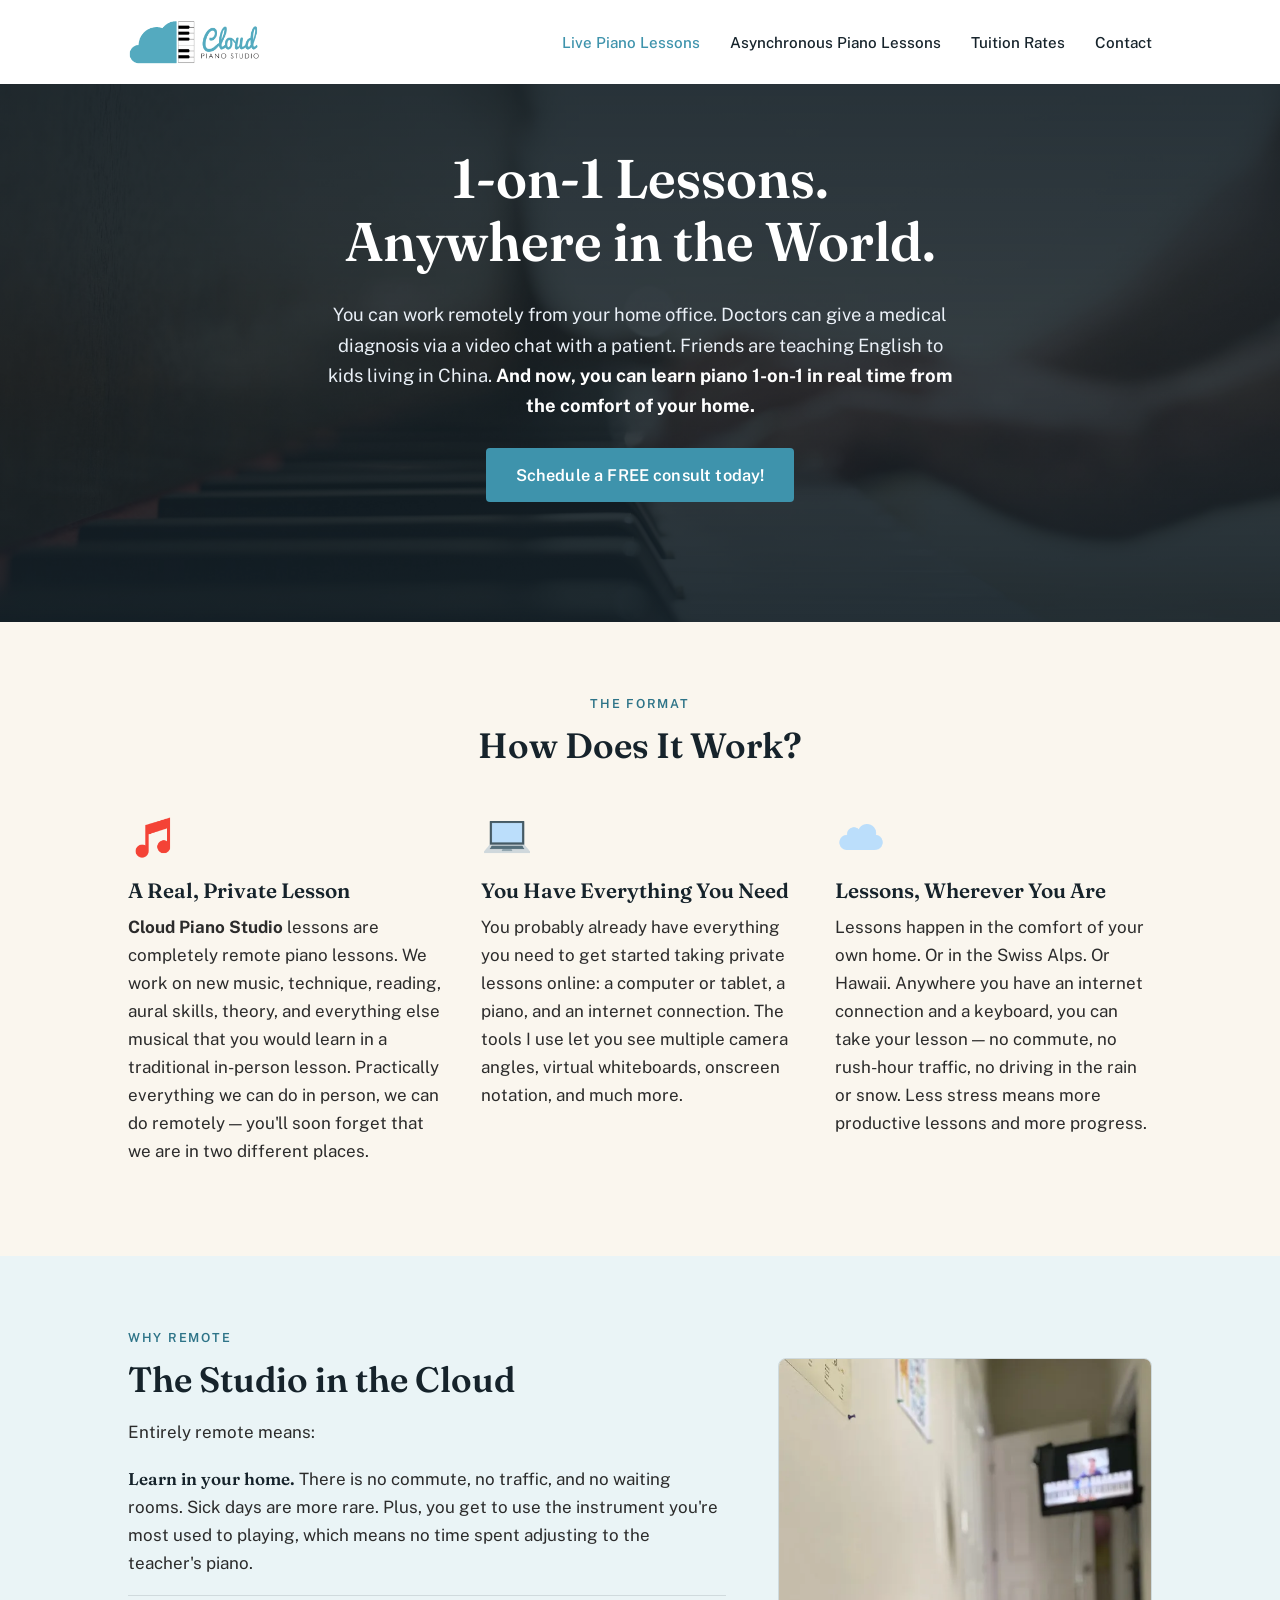
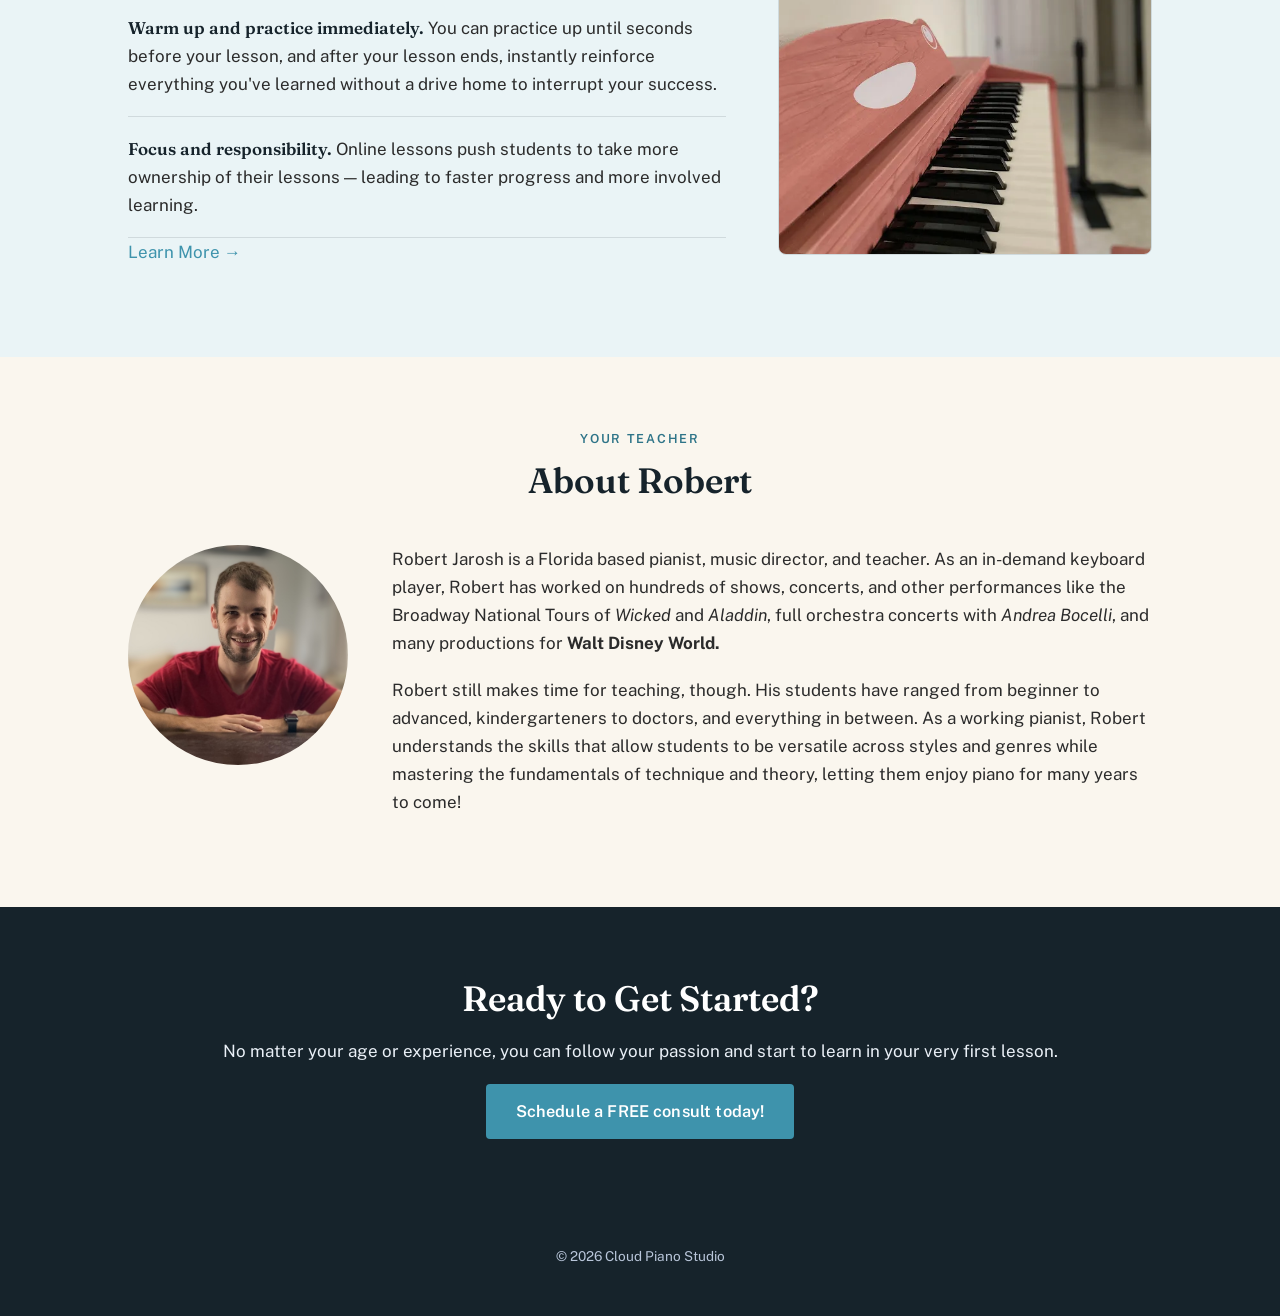
<file: index.html>
<!DOCTYPE html>
<html lang="en">
<head>
  <!-- Google tag (gtag.js) -->
<script async src="https://www.googletagmanager.com/gtag/js?id=G-WG0KF2QKDR"></script>
<script>
  window.dataLayer = window.dataLayer || [];
  function gtag(){dataLayer.push(arguments);}
  gtag('js', new Date());

  gtag('config', 'G-WG0KF2QKDR');
</script>
<meta property="og:title" content="Cloud Piano Studio">
<meta property="og:description" content="1-on-1 Remote Piano Studio">
<meta property="og:image" content="https://cloudpianostudio.com/images/og.png">
<meta property="og:url" content="https://cloudpianostudio.com/">

<link rel="icon" type="image/png" href="images/favicon.png">
<meta charset="UTF-8">
<meta name="viewport" content="width=device-width, initial-scale=1.0">
<title>Cloud Piano Studio — 1-on-1 Remote Piano Lessons</title>
<meta name="description" content="Live, real-time private piano lessons taught remotely from anywhere in the world.">
<link rel="stylesheet" href="css/style.css">
</head>
<body>
<header class="site-header">
  <div class="nav-row">
    <a class="brand" href="index.html"><img class="logo" src="images/logo.png" alt="Cloud Piano Studio"></a>
    <nav class="main-nav">
      <ul>
        <li><a href="index.html" class="current">Live Piano Lessons</a></li>
        <li><a href="asynchronous-lessons.html" class="">Asynchronous Piano Lessons</a></li>
        <li><a href="pricing.html" class="">Tuition Rates</a></li>
        <li><a href="contact.html" class="">Contact</a></li>
       
      </ul>
    </nav>
  </div>
</header>
<div class="hero">
  <div class="hero-inner">
    <h1>1-on-1 Lessons.<br>Anywhere in the World.</h1>
    <p class="lede">
      You can work remotely from your home office. Doctors can give a medical diagnosis via a video chat with a patient.
      Friends are teaching English to kids living in China. <strong>And now, you can learn piano 1-on-1 in real time from the comfort of your home.</strong>
    </p>
    <a class="cta" href="contact.html">Schedule a FREE consult today!</a>
  </div>
</div>

<section>
  <div class="wrap">
    <div class="section-head">
      <span class="eyebrow">The Format</span>
      <h2>How Does It Work?</h2>
    </div>
    <div class="trio">
      <div class="trio-item">
        <img class="icon" src="images/note.png">
        <h3>A Real, Private Lesson</h3>
        <p><strong>Cloud Piano Studio</strong> lessons are completely remote piano lessons. We work on new music, technique, reading, aural skills, theory, and everything else musical that you would learn in a traditional in-person lesson. Practically everything we can do in person, we can do remotely — you'll soon forget that we are in two different places.</p>
      </div>
      <div class="trio-item">
        <img class="icon" src="images/laptop.png">
        <h3>You Have Everything You Need</h3>
        <p>You probably already have everything you need to get started taking private lessons online: a computer or tablet, a piano, and an internet connection. The tools I use let you see multiple camera angles, virtual whiteboards, onscreen notation, and much more.</p>
      </div>
      <div class="trio-item">
        <img class="icon" src="images/cloud.png">
        <h3>Lessons, Wherever You Are</h3>
        <p>Lessons happen in the comfort of your own home. Or in the Swiss Alps. Or Hawaii. Anywhere you have an internet connection and a keyboard, you can take your lesson — no commute, no rush-hour traffic, no driving in the rain or snow. Less stress means more productive lessons and more progress.</p>
      </div>
    </div>
  </div>
</section>

<section class="alt">
  <div class="wrap">
    <div class="split">
      <div>
        <span class="eyebrow">Why Remote</span>
        <h2>The Studio in the Cloud</h2>
        <p>Entirely remote means:</p>
        <ul class="benefit-list">
          <li><strong>Learn in your home.</strong> There is no commute, no traffic, and no waiting rooms. Sick days are more rare. Plus, you get to use the instrument you're most used to playing, which means no time spent adjusting to the teacher's piano.</li>
          <li><strong>Warm up and practice immediately.</strong> You can practice up until seconds before your lesson, and after your lesson ends, instantly reinforce everything you've learned without a drive home to interrupt your success.</li>
          <li><strong>Focus and responsibility.</strong> Online lessons push students to take more ownership of their lessons — leading to faster progress and more involved learning.</li>
        </ul>
        <p><a href="contact.html">Learn More →</a></p>
      </div>
      <div class="art tall">
      <img src="images/pink piano.jpg" alt="Cloud Piano Studio">
</div>
    </div>
  </div>
</section>

<section>
  <div class="wrap">
    <div class="section-head">
      <span class="eyebrow">Your Teacher</span>
      <h2>About Robert</h2>
    </div>
    <div class="bio">
      <div class="portrait">
  <img src="images/headshot.jpg" alt="Robert Jarosh">
</div>
      <div>
        <p>Robert Jarosh is a Florida based pianist, music director, and teacher. As an in-demand keyboard player, Robert has worked on hundreds of shows, concerts, and other performances like the Broadway National Tours of <em>Wicked</em> and <em>Aladdin</em>, full orchestra concerts with <em>Andrea Bocelli</em>, and many productions for <b>Walt Disney World.</b></p>
        <p>Robert still makes time for teaching, though. His students have ranged from beginner to advanced, kindergarteners to doctors, and everything in between. As a working pianist, Robert understands the skills that allow students to be versatile across styles and genres while mastering the fundamentals of technique and theory, letting them enjoy piano for many years to come!</p>
      </div>
    </div>
  </div>
</section>
<section class="final-cta">
  <div class="wrap">
    <h2>Ready to Get Started?</h2>
    <p>No matter your age or experience, you can follow your passion and start to learn in your very first lesson.</p>
    <a class="cta" href="contact.html">Schedule a FREE consult today!</a>
  </div>
</section>

<footer class="site-footer">
  <div class="wrap">
    <p>&copy; <span id="year"></span> Cloud Piano Studio</p>
  </div>
</footer>
<script>document.getElementById('year').textContent = new Date().getFullYear();</script>

</body>
</html>
</file>
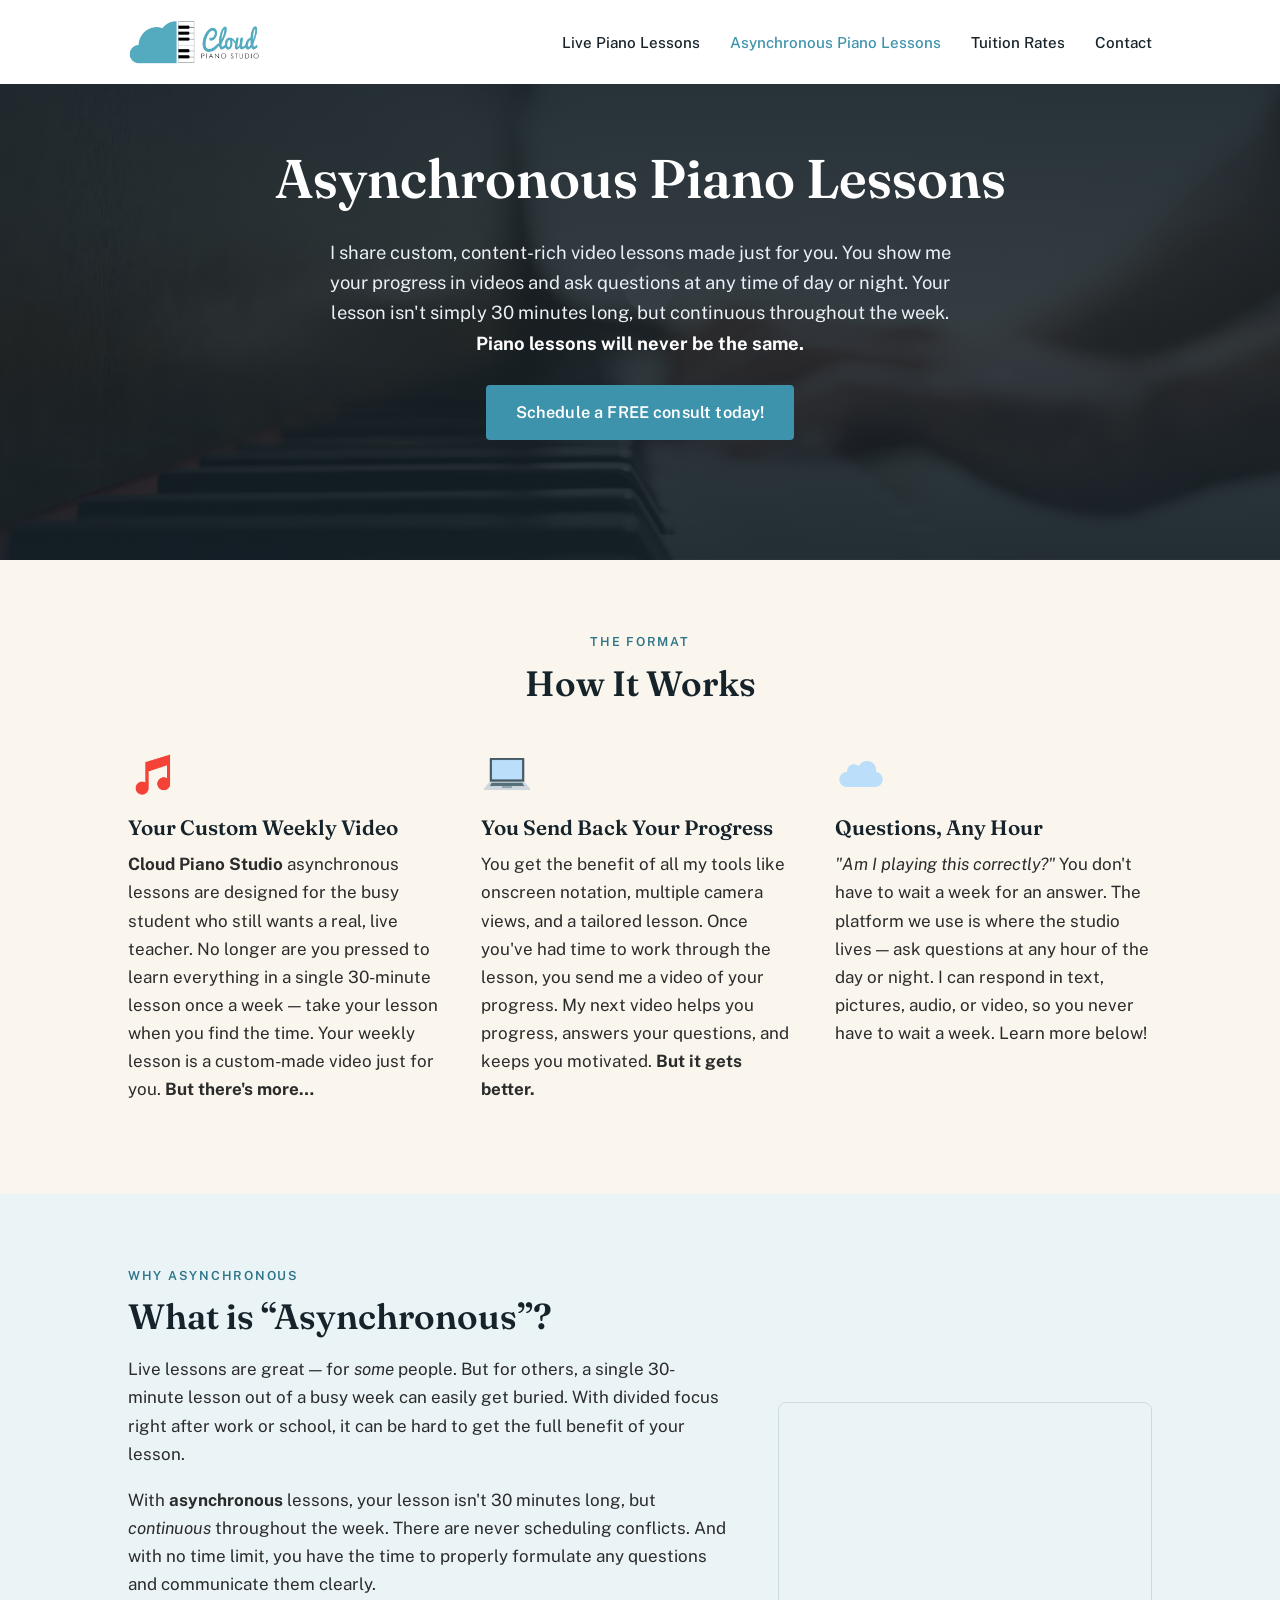
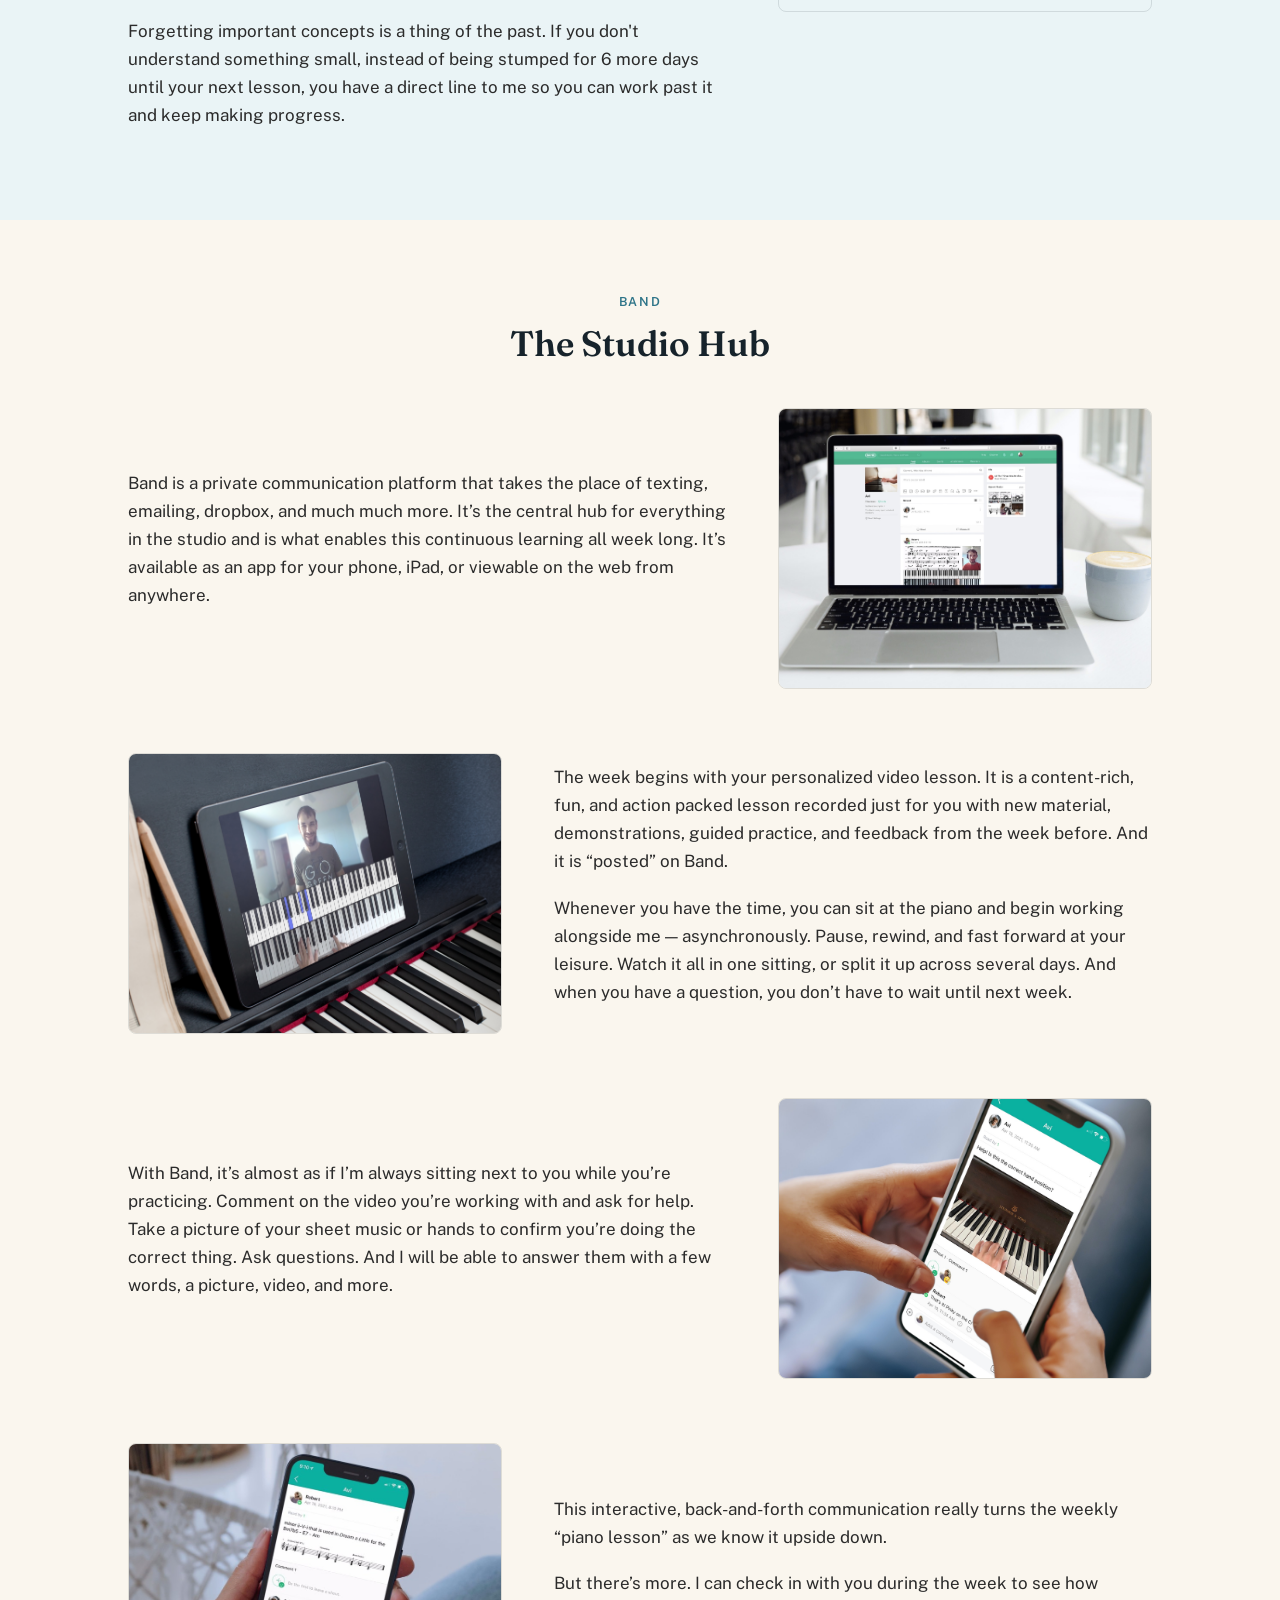
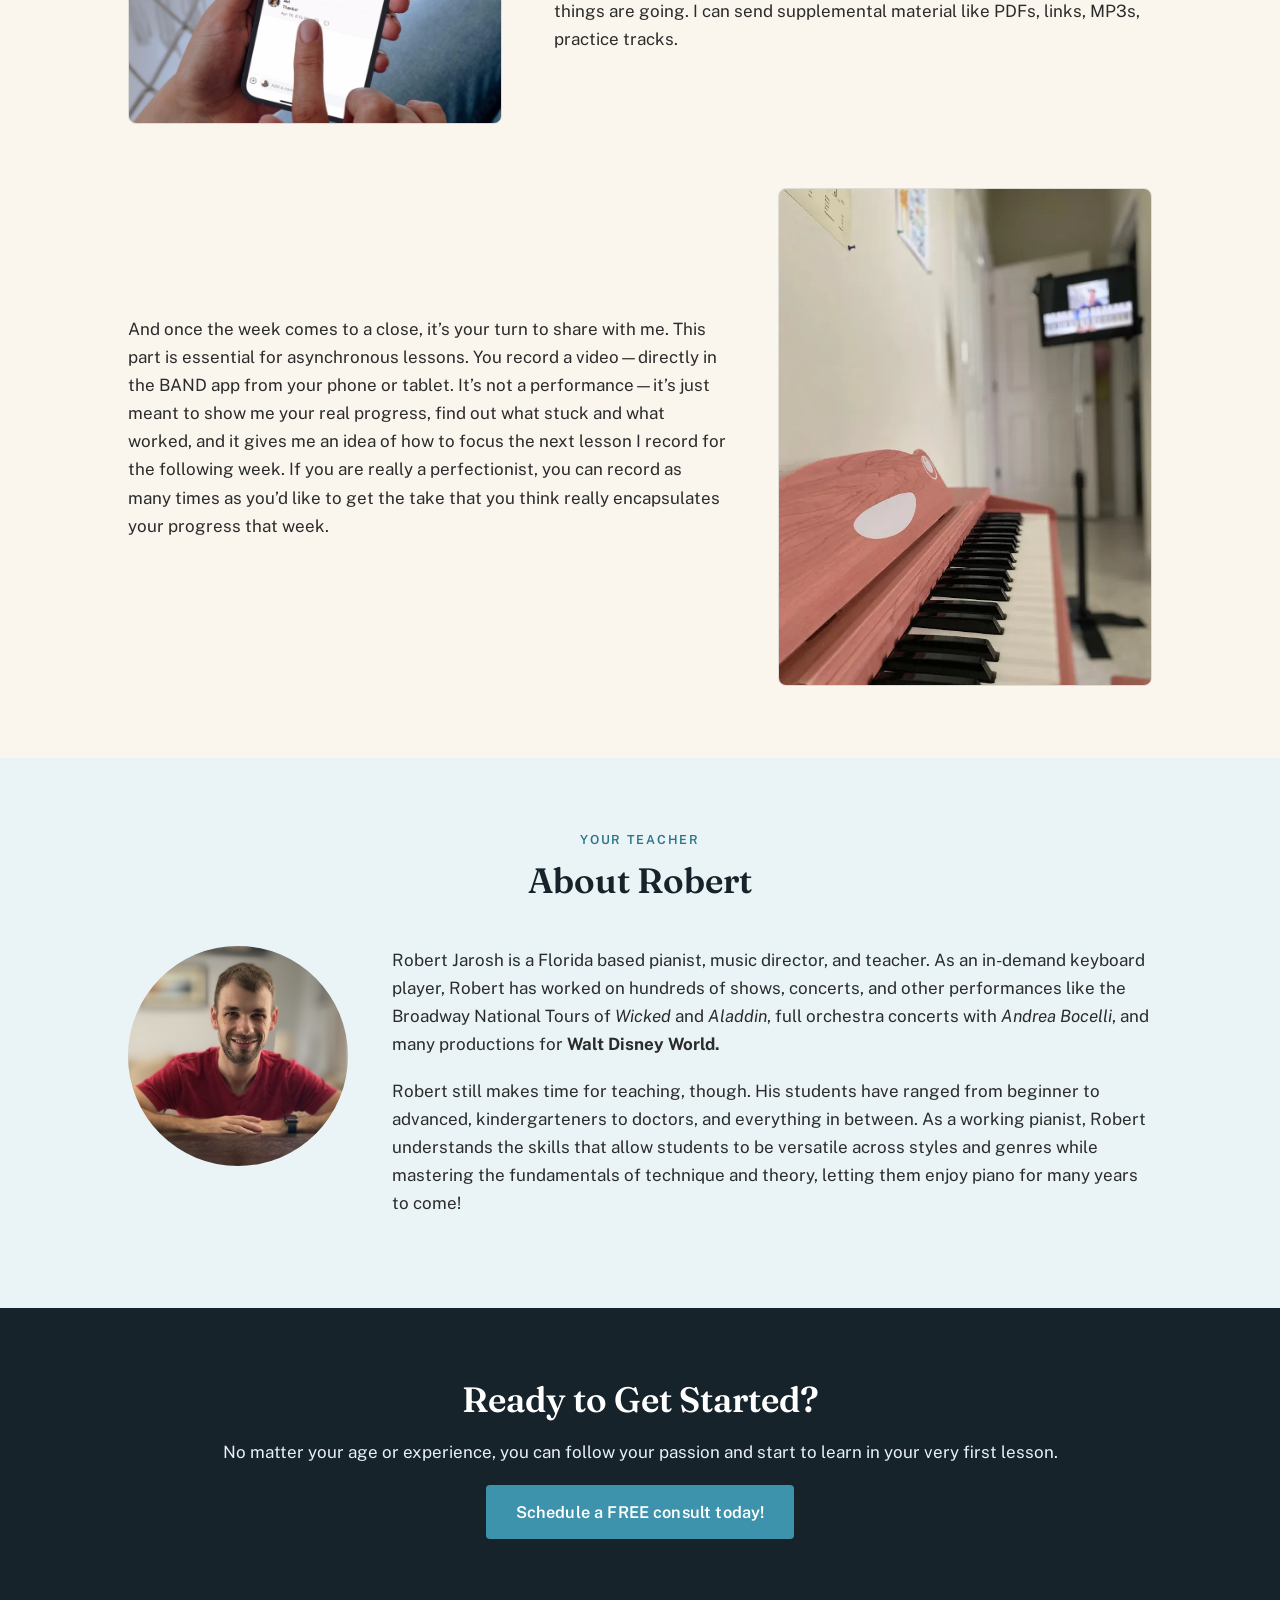
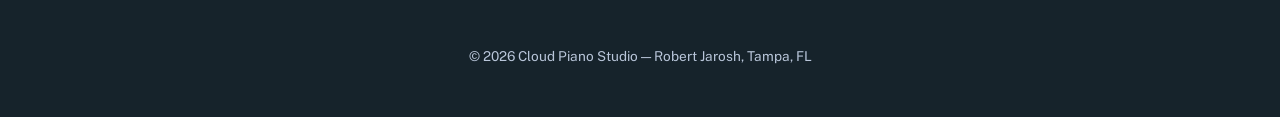
<file: asynchronous-lessons.html>
<!DOCTYPE html>
<html lang="en">
<head>
  <!-- Google tag (gtag.js) -->
<script async src="https://www.googletagmanager.com/gtag/js?id=G-WG0KF2QKDR"></script>
<script>
  window.dataLayer = window.dataLayer || [];
  function gtag(){dataLayer.push(arguments);}
  gtag('js', new Date());

  gtag('config', 'G-WG0KF2QKDR');
</script>
<meta property="og:title" content="Cloud Piano Studio">
<meta property="og:description" content="1-on-1 Remote Piano Studio">
<meta property="og:image" content="https://cloudpianostudio.com/images/og.png">
<meta property="og:url" content="https://cloudpianostudio.com/">

<link rel="icon" type="image/png" href="images/favicon.png">
<meta charset="UTF-8">
<meta name="viewport" content="width=device-width, initial-scale=1.0">
<title>Asynchronous Piano Lessons — Cloud Piano Studio</title>
<meta name="description" content="Custom weekly video piano lessons with unlimited questions, on your own schedule.">
<link rel="stylesheet" href="css/style.css">
</head>
<body>
<header class="site-header">
  <div class="nav-row">
    <a class="brand" href="index.html"><img class="logo" src="images/logo.png" alt="Cloud Piano Studio"></a>
    <nav class="main-nav">
      <ul>
        <li><a href="index.html" class="">Live Piano Lessons</a></li>
        <li><a href="asynchronous-lessons.html" class="current">Asynchronous Piano Lessons</a></li>
        <li><a href="pricing.html" class="">Tuition Rates</a></li>
        <li><a href="contact.html" class="">Contact</a></li>

      </ul>
    </nav>
  </div>
</header>
<div class="hero">
  <div class="hero-inner">
    <h1>Asynchronous Piano Lessons</h1>
    <p class="lede">
      I share custom, content-rich video lessons made just for you. You show me your progress in videos and ask questions at any time of day or night.
      Your lesson isn't simply 30 minutes long, but continuous throughout the week. <strong>Piano lessons will never be the same.</strong>
    </p>
    <a class="cta" href="contact.html">Schedule a FREE consult today!</a>
  </div>
</div>

<section>
  <div class="wrap">
    <div class="section-head">
      <span class="eyebrow">The Format</span>
      <h2>How It Works</h2>
    </div>
    <div class="trio">
      <div class="trio-item">
        <img class="icon" src="images/note.png">
        <h3>Your Custom Weekly Video</h3>
        <p><strong>Cloud Piano Studio</strong> asynchronous lessons are designed for the busy student who still wants a real, live teacher. No longer are you pressed to learn everything in a single 30-minute lesson once a week — take your lesson when you find the time. Your weekly lesson is a custom-made video just for you. <strong>But there's more…</strong></p>
      </div>
      <div class="trio-item">
        <img class="icon" src="images/laptop.png">
        <h3>You Send Back Your Progress</h3>
        <p>You get the benefit of all my tools like onscreen notation, multiple camera views, and a tailored lesson. Once you've had time to work through the lesson, you send me a video of your progress. My next video helps you progress, answers your questions, and keeps you motivated. <strong>But it gets better.</strong></p>
      </div>
      <div class="trio-item">
        <img class="icon" src="images/cloud.png">
        <h3>Questions, Any Hour</h3>
        <p><em>"Am I playing this correctly?"</em> You don't have to wait a week for an answer. The platform we use is where the studio lives — ask questions at any hour of the day or night. I can respond in text, pictures, audio, or video, so you never have to wait a week. Learn more below!</p>
      </div>
    </div>
  </div>
</section>

<section class="alt">
  <div class="wrap">
    <div class="split">
      <div>
        <span class="eyebrow">Why Asynchronous</span>
        <h2>What is &ldquo;Asynchronous&rdquo;?</h2>
        <p>Live lessons are great — for <em>some</em> people. But for others, a single 30-minute lesson out of a busy week can easily get buried. With divided focus right after work or school, it can be hard to get the full benefit of your lesson.</p>
        <p>With <strong>asynchronous</strong> lessons, your lesson isn't 30 minutes long, but <em>continuous</em> throughout the week. There are never scheduling conflicts. And with no time limit, you have the time to properly formulate any questions and communicate them clearly.</p>
        <p>Forgetting important concepts is a thing of the past. If you don't understand something small, instead of being stumped for 6 more days until your next lesson, you have a direct line to me so you can work past it and keep making progress.</p>
      </div>
      <div class="video-embed"><iframe width="450" height="253" src="https://www.youtube.com/embed/rLJSAhgDYQY?si=5_ISJB3Amb2P800d" title="YouTube video player" frameborder="0" allow="accelerometer; autoplay; clipboard-write; encrypted-media; gyroscope; picture-in-picture; web-share" referrerpolicy="strict-origin-when-cross-origin" allowfullscreen></iframe></div>
    </div>
  </div>
</section>

<section>
  <div class="wrap">

    <div class="section-head">
      <span class="eyebrow">Band</span>
      <h2>The Studio Hub</h2>
    </div>

    <div class="split">
      <div>
        <p>Band is a private communication platform that takes the place of texting, emailing, dropbox, and much much more. It’s the central hub for everything in the studio and is what enables this continuous learning all week long. It’s available as an app for your phone, iPad, or viewable on the web from anywhere.</p>
      </div>
      <div class="art">
        <img src="images/mockup1.jpg" alt="Description of image">
      </div>
    </div>

    <div class="split reverse">
      <div>
        <p>The week begins with your personalized video lesson. It is a content-rich, fun, and action packed lesson recorded just for you with new material, demonstrations, guided practice, and feedback from the week before. And it is “posted” on Band.</p>
        <p>Whenever you have the time, you can sit at the piano and begin working alongside me — asynchronously. Pause, rewind, and fast forward at your leisure. Watch it all in one sitting, or split it up across several days. And when you have a question, you don’t have to wait until next week.</p>
      </div>
      <div class="art">
        <img src="images/mockup4.jpg" alt="Description of image">
      </div>
    </div>

    <div class="split">
      <div>
        <p>With Band, it’s almost as if I’m always sitting next to you while you’re practicing. Comment on the video you’re working with and ask for help. Take a picture of your sheet music or hands to confirm you’re doing the correct thing. Ask questions. And I will be able to answer them with a few words, a picture, video, and more.</p>
      </div>
      <div class="art">
        <img src="images/mockup2.jpg" alt="Description of image">
      </div>
    </div>

    <div class="split reverse">
      <div>
        <p>This interactive, back-and-forth communication really turns the weekly “piano lesson” as we know it upside down.</p>

        <p>But there’s more. I can check in with you during the week to see how things are going. I can send supplemental material like PDFs, links, MP3s, practice tracks.</p>
      </div>
      <div class="art">
        <img src="images/mockup3.jpg" alt="Description of image">
      </div>
    </div>

    <div class="split">
      <div>
        <p>And once the week comes to a close, it’s your turn to share with me. This part is essential for asynchronous lessons. You record a video—directly in the BAND app from your phone or tablet. It’s not a performance—it’s just meant to show me your real progress, find out what stuck and what worked, and it gives me an idea of how to focus the next lesson I record for the following week. If you are really a perfectionist, you can record as many times as you’d like to get the take that you think really encapsulates your progress that week.</p>
      </div>
      <div class="art tall">
        <img src="images/pink piano.jpg" alt="Description of image">
      </div>
    </div>

  </div>
</section>

<section class="alt">
  <div class="wrap">
    <div class="section-head">
      <span class="eyebrow">Your Teacher</span>
      <h2>About Robert</h2>
    </div>
    <div class="bio">
      <div class="portrait">
  <img src="images/headshot.jpg" alt="Robert Jarosh">
</div>
      <div>
        <p>Robert Jarosh is a Florida based pianist, music director, and teacher. As an in-demand keyboard player, Robert has worked on hundreds of shows, concerts, and other performances like the Broadway National Tours of <em>Wicked</em> and <em>Aladdin</em>, full orchestra concerts with <em>Andrea Bocelli</em>, and many productions for <b>Walt Disney World.</b></p>
        <p>Robert still makes time for teaching, though. His students have ranged from beginner to advanced, kindergarteners to doctors, and everything in between. As a working pianist, Robert understands the skills that allow students to be versatile across styles and genres while mastering the fundamentals of technique and theory, letting them enjoy piano for many years to come!</p>
      </div>
    </div>
  </div>
</section>

<!-- <section class="alt">
  <div class="wrap">
    <div class="section-head">
      <span class="eyebrow">Common Questions</span>
      <h2>FAQs</h2>
    </div>
    <div class="faq-grid">
      <div class="faq-card">
        <h3><a href="faq/your-schedule.html">Your Schedule</a></h3>
        <p>One big part that separates asynchronous lessons from plain old video lessons is that they are interactive…</p>
      </div>
      <div class="faq-card">
        <h3><a href="faq/subscription-course.html">Is this a subscription course?</a></h3>
        <p>This is not a subscription video course. These lessons are still 1-on-1, private piano lessons. Every…</p>
      </div>
      <div class="faq-card">
        <h3><a href="faq/studio-hub.html">The Studio Hub</a></h3>
        <p>Band is a private communication platform that takes the place of texting, emailing, Dropbox, and much…</p>
      </div>
    </div>
  </div>
</section> -->
<section class="final-cta">
  <div class="wrap">
    <h2>Ready to Get Started?</h2>
    <p>No matter your age or experience, you can follow your passion and start to learn in your very first lesson.</p>
    <a class="cta" href="contact.html">Schedule a FREE consult today!</a>
  </div>
</section>

<footer class="site-footer">
  <div class="wrap">
    <p>&copy; <span id="year"></span> Cloud Piano Studio — Robert Jarosh, Tampa, FL</p>
  </div>
</footer>
<script>document.getElementById('year').textContent = new Date().getFullYear();</script>

</body>
</html>
</file>
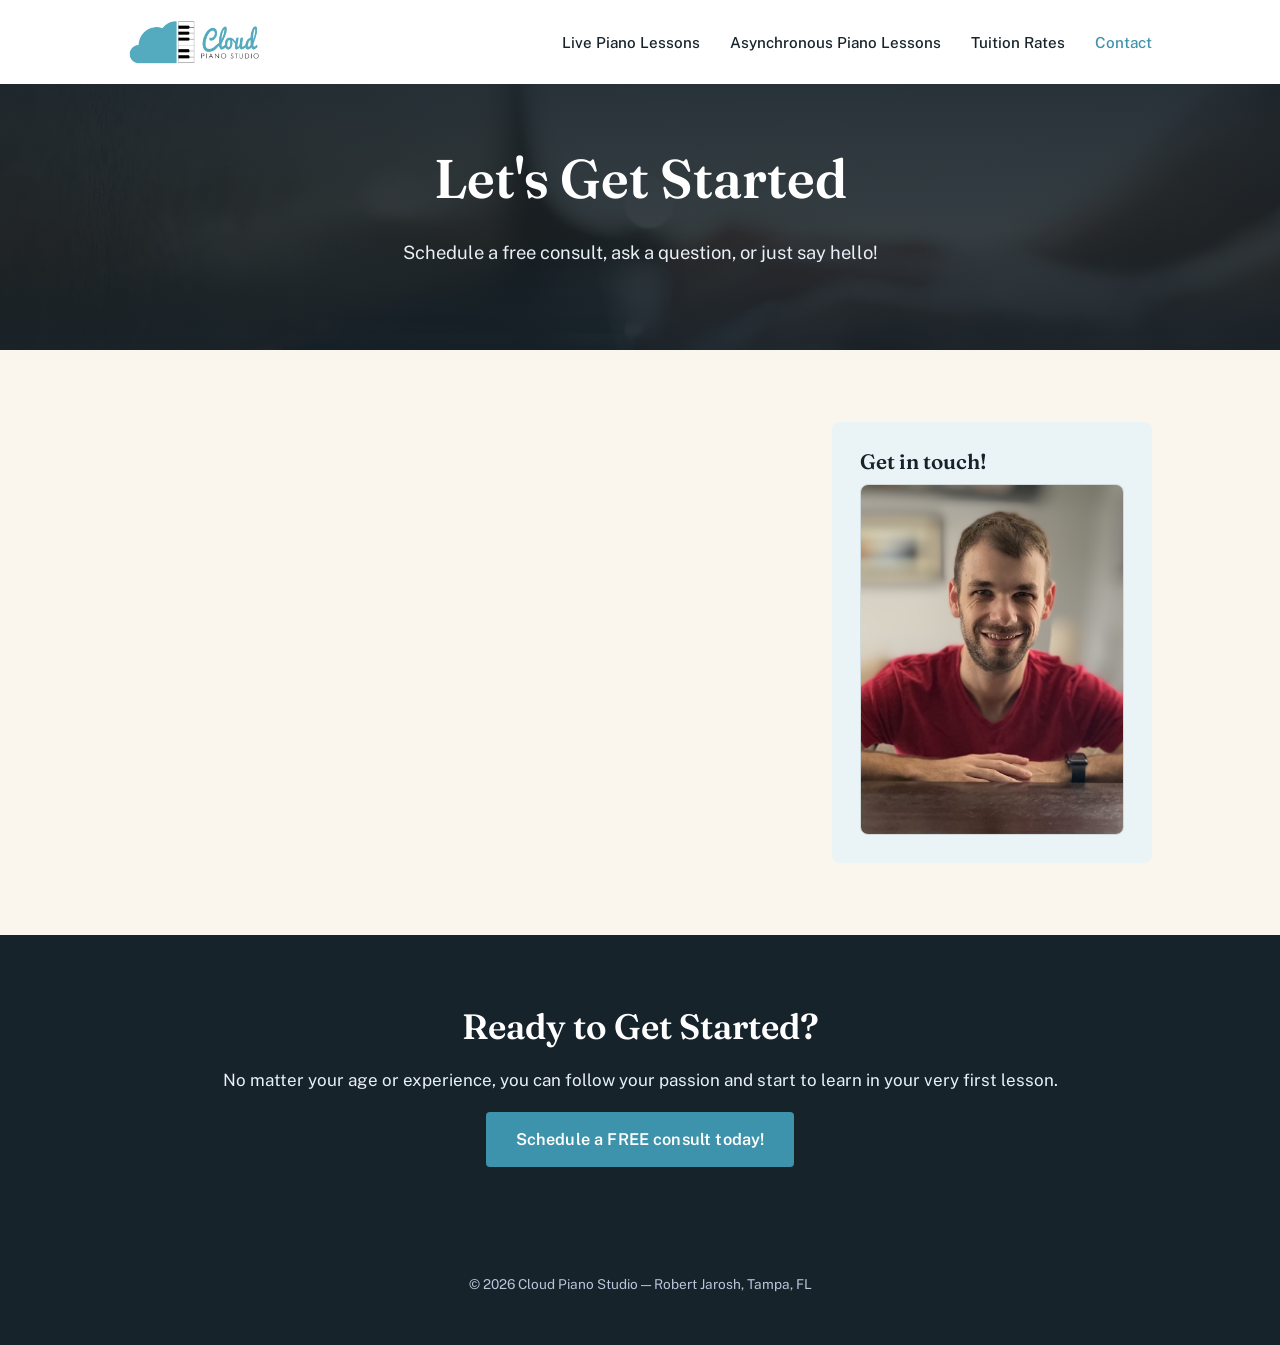
<file: contact.html>
<!DOCTYPE html>
<html lang="en">
<head>
  <!-- Google tag (gtag.js) -->
<script async src="https://www.googletagmanager.com/gtag/js?id=G-WG0KF2QKDR"></script>
<script>
  window.dataLayer = window.dataLayer || [];
  function gtag(){dataLayer.push(arguments);}
  gtag('js', new Date());

  gtag('config', 'G-WG0KF2QKDR');
</script>
<meta property="og:title" content="Cloud Piano Studio">
<meta property="og:description" content="1-on-1 Remote Piano Studio">
<meta property="og:image" content="https://cloudpianostudio.com/images/og.png">
<meta property="og:url" content="https://cloudpianostudio.com/">

<link rel="icon" type="image/png" href="images/favicon.png">
<meta charset="UTF-8">
<meta name="viewport" content="width=device-width, initial-scale=1.0">
<title>Contact — Cloud Piano Studio</title>
<meta name="description" content="Schedule a free consult for live or asynchronous piano lessons.">
<link rel="stylesheet" href="css/style.css">
</head>
<body>
<header class="site-header">
  <div class="nav-row">
    <a class="brand" href="index.html"><img class="logo" src="images/logo.png" alt="Cloud Piano Studio"></a>
    <nav class="main-nav">
      <ul>
        <li><a href="index.html" class="">Live Piano Lessons</a></li>
        <li><a href="asynchronous-lessons.html" class="">Asynchronous Piano Lessons</a></li>
        <li><a href="pricing.html" class="">Tuition Rates</a></li>
        <li><a href="contact.html" class="current">Contact</a></li>
        
      </ul>
    </nav>
  </div>
</header>
<div class="hero" style="padding-bottom:0;">
  <div class="hero-inner" style="padding-bottom:56px;">
    <h1>Let's Get Started</h1>
    <p class="lede">Schedule a free consult, ask a question, or just say hello!</p>
  </div>
</div>

<section>
  <div class="wrap">
    <div class="contact-grid">
      <div>
        <script src="https://www.cognitoforms.com/f/seamless.js" data-key="OjdblqLDcUeiFzXweK_ibA" data-form="2"></script>
      </div>

      <aside class="contact-side">
        <h3>Get in touch!</h3>
        <div class="art tall">
        <img src="images/headshot.jpg" alt="Description of image">
      </div>
      </aside>
    </div>
  </div>
</section>
<section class="final-cta">
  <div class="wrap">
    <h2>Ready to Get Started?</h2>
    <p>No matter your age or experience, you can follow your passion and start to learn in your very first lesson.</p>
    <a class="cta" href="contact.html">Schedule a FREE consult today!</a>
  </div>
</section>

<footer class="site-footer">
  <div class="wrap">
    <p>&copy; <span id="year"></span> Cloud Piano Studio — Robert Jarosh, Tampa, FL</p>
  </div>
</footer>
<script>document.getElementById('year').textContent = new Date().getFullYear();</script>

</body>
</html>
</file>
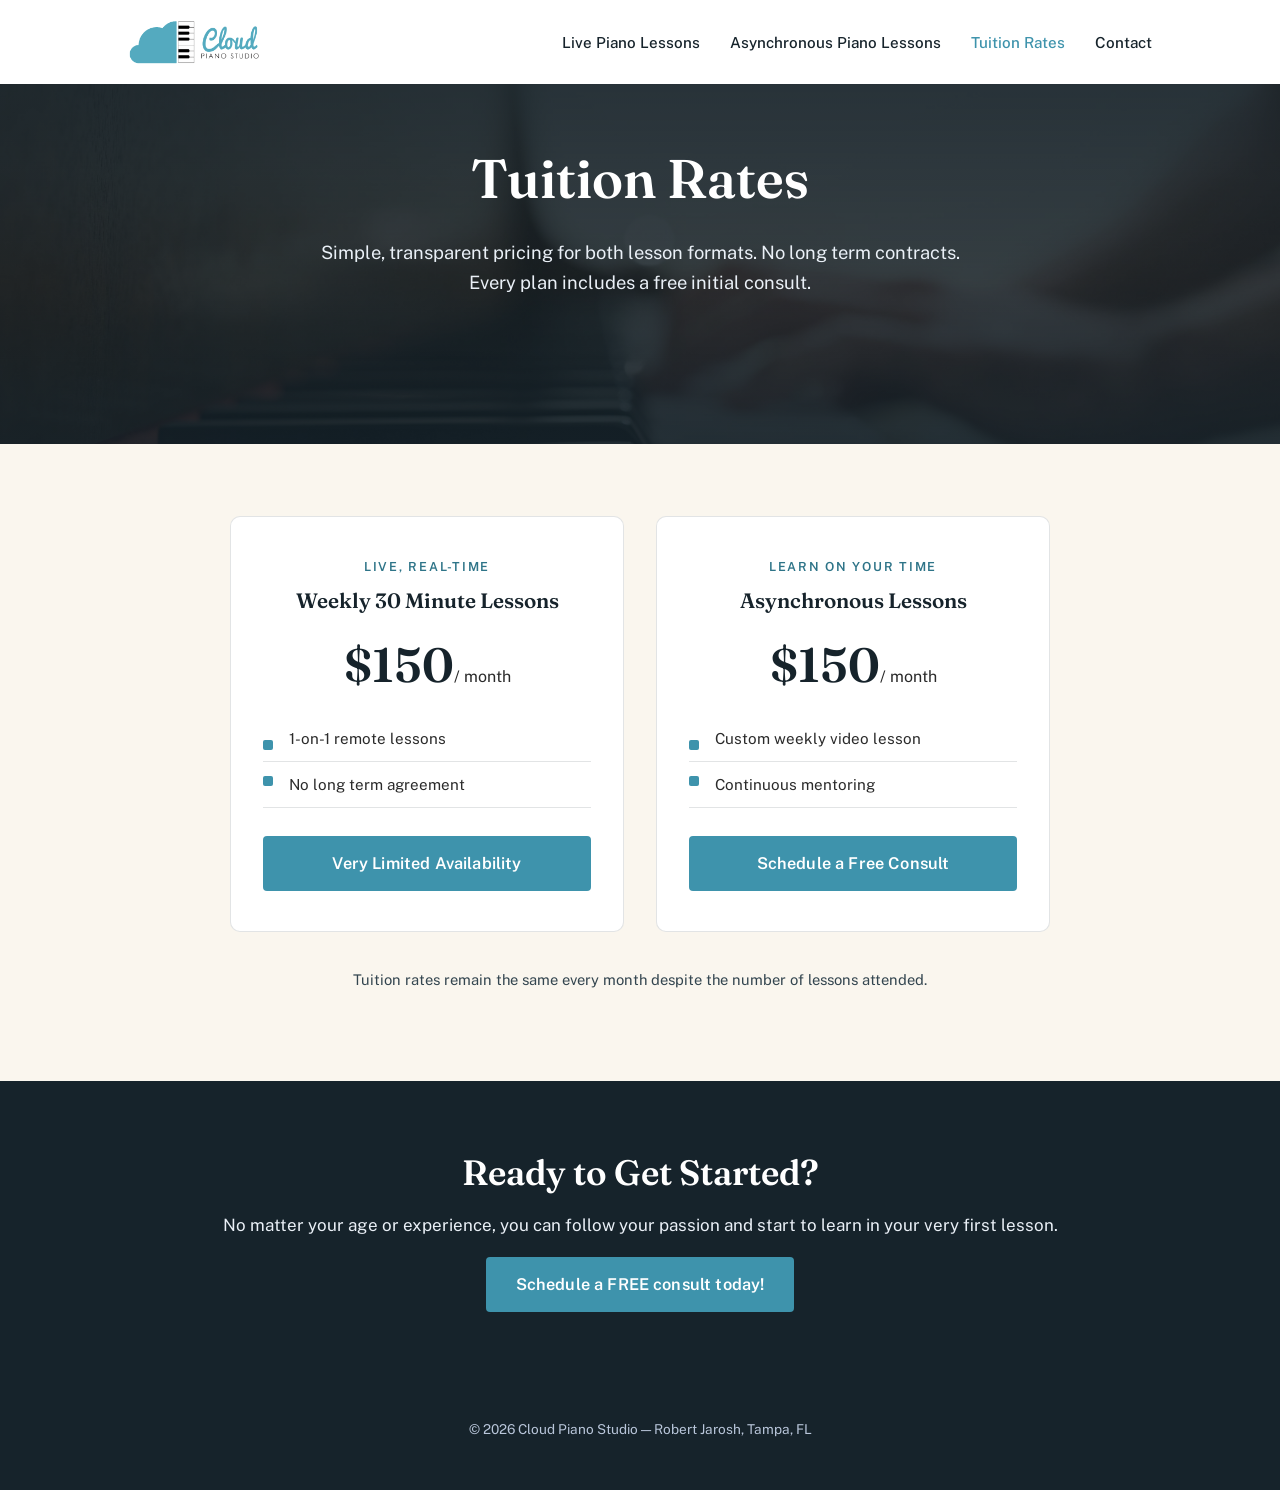
<file: pricing.html>
<!DOCTYPE html>
<html lang="en">
<head>
  <!-- Google tag (gtag.js) -->
<script async src="https://www.googletagmanager.com/gtag/js?id=G-WG0KF2QKDR"></script>
<script>
  window.dataLayer = window.dataLayer || [];
  function gtag(){dataLayer.push(arguments);}
  gtag('js', new Date());

  gtag('config', 'G-WG0KF2QKDR');
</script>
<meta property="og:title" content="Cloud Piano Studio">
<meta property="og:description" content="1-on-1 Remote Piano Studio">
<meta property="og:image" content="https://cloudpianostudio.com/images/og.png">
<meta property="og:url" content="https://cloudpianostudio.com/">

<link rel="icon" type="image/png" href="images/favicon.png">
<meta charset="UTF-8">
<meta name="viewport" content="width=device-width, initial-scale=1.0">
<title>Tuition Rates — Cloud Piano Studio</title>
<meta name="description" content="Simple, transparent pricing for live and asynchronous piano lessons.">
<link rel="stylesheet" href="css/style.css">
</head>
<body>
<header class="site-header">
  <div class="nav-row">
    <a class="brand" href="index.html"><img class="logo" src="images/logo.png" alt="Cloud Piano Studio"></a>
    <nav class="main-nav">
      <ul>
        <li><a href="index.html" class="">Live Piano Lessons</a></li>
        <li><a href="asynchronous-lessons.html" class="">Asynchronous Piano Lessons</a></li>
        <li><a href="pricing.html" class="current">Tuition Rates</a></li>
        <li><a href="contact.html" class="">Contact</a></li>
        
      </ul>
    </nav>
  </div>
</header>
<div class="hero">
  <div class="hero-inner">
    <h1>Tuition Rates</h1>
    <p class="lede">Simple, transparent pricing for both lesson formats. No long term contracts. Every plan includes a free initial consult.</p>
  </div>
</div>

<section>
  <div class="wrap">
    <div class="pricing-grid">
      <div class="price-card">
        <span class="eyebrow">Live, Real-Time</span>
        <h3>Weekly 30 Minute Lessons</h3>
        <div class="rate">$150<span>/ month</span></div>
        <ul>
          <li>1-on-1 remote lessons</li>
          <li>No long term agreement</li>
        </ul>
        <a class="cta" href="contact.html" style="width:100%;">Very Limited Availability</a>
      </div>
      <div class="price-card">
        <span class="eyebrow">Learn On Your Time</span>
        <h3>Asynchronous Lessons</h3>
        <div class="rate">$150<span>/ month</span></div>
        <ul>
          <li>Custom weekly video lesson</li>
          <li>Continuous mentoring</li>
        </ul>
        <a class="cta" href="contact.html" style="width:100%;">Schedule a Free Consult</a>
      </div>
    </div>
    <p style="text-align:center; margin-top:36px; color:var(--ink-soft); font-size:0.92rem;">
      Tuition rates remain the same every month despite the number of lessons attended.
    </p>
  </div>
</section>
<section class="final-cta">
  <div class="wrap">
    <h2>Ready to Get Started?</h2>
    <p>No matter your age or experience, you can follow your passion and start to learn in your very first lesson.</p>
    <a class="cta" href="contact.html">Schedule a FREE consult today!</a>
  </div>
</section>

<footer class="site-footer">
  <div class="wrap">
    <p>&copy; <span id="year"></span> Cloud Piano Studio — Robert Jarosh, Tampa, FL</p>
  </div>
</footer>
<script>document.getElementById('year').textContent = new Date().getFullYear();</script>

</body>
</html>
</file>
<file: css/style.css>
/* Cloud Piano Studio â€” shared stylesheet */

@import url('https://fonts.googleapis.com/css2?family=Fraunces:ital,opsz,wght@0,9..144,400;0,9..144,500;0,9..144,600;0,9..144,700;1,9..144,500&family=Public+Sans:wght@400;500;600;700&display=swap');

:root{
  --ink: #16232B;
  --ink-soft: #33454F;
  --ivory: #FAF6EE;
  --cloud: #EAF4F6;
  --sky: #3E93AC;
  --sky-light: #54AABF;
  --brass: #3E93AC;
  --brass-dark: #2E7488;
  --charcoal: #2B2B2B;
  --line: rgba(22,35,43,0.12);
  --max: 1080px;
}

*{box-sizing:border-box;}
html{scroll-behavior:smooth;}
body{
  margin:0;
  background:var(--ivory);
  color:var(--charcoal);
  font-family:'Public Sans', sans-serif;
  font-size:17px;
  line-height:1.65;
  -webkit-font-smoothing:antialiased;
}

h1,h2,h3{
  font-family:'Fraunces', serif;
  color:var(--ink);
  line-height:1.15;
  margin:0 0 0.5em;
  font-weight:600;
}
h1{font-size:clamp(2.2rem, 5vw, 3.4rem); font-weight:600;}
h2{font-size:clamp(1.6rem, 3vw, 2.2rem);}
h3{font-size:1.3rem;}
p{margin:0 0 1.1em;}
a{color:var(--sky); text-decoration:none;}
a:hover{text-decoration:underline;}
img{max-width:100%; display:block;}

.eyebrow{
  font-family:'Public Sans', sans-serif;
  text-transform:uppercase;
  letter-spacing:0.14em;
  font-size:0.78rem;
  font-weight:600;
  color:var(--brass-dark);
  margin-bottom:0.9em;
  display:block;
}

.wrap{max-width:var(--max); margin:0 auto; padding:0 28px;}

/* ---------- Header / Nav ---------- */
header.site-header{
  background:#fff;
  color:var(--ink);
  position:relative;
  z-index:10;
}
.nav-row{
  display:flex;
  align-items:center;
  justify-content:space-between;
  padding:20px 28px;
  max-width:var(--max);
  margin:0 auto;
  gap:24px;
}
.brand{
  display:flex;
  align-items:center;
  gap:12px;
  color:var(--ink);
  font-family:'Fraunces', serif;
  font-weight:600;
  font-size:1.25rem;
}
.brand:hover{text-decoration:none;}
.brand img.logo{
  height:44px;
  width:auto;
  flex:none;
  display:block;
}
nav.main-nav ul{
  list-style:none;
  display:flex;
  gap:30px;
  margin:0; padding:0;
}
nav.main-nav a{
  color:var(--ink);
  font-size:0.95rem;
  font-weight:500;
}
nav.main-nav a:hover{color:var(--sky);}
nav.main-nav a.current{color:var(--brass);}
.nav-toggle{display:none;}

@media (max-width:720px){
  .nav-row{flex-wrap:wrap;}
  nav.main-nav ul{gap:18px; flex-wrap:wrap;}
}

/* ---------- Hero ---------- */
.hero{
  background:
    linear-gradient(180deg, rgba(22,35,43,0.82) 0%, rgba(22,35,43,0.68) 55%, rgba(22,35,43,0.86) 100%),
    url('../images/hero.jpg');
  background-size:cover;
  background-position:center 40%;
  color:#fff;
  padding:64px 0;
}
.hero-inner{
  max-width:var(--max);
  margin:0 auto;
  padding:0 28px 56px;
  text-align:center;
}
.hero h1{color:#fff; max-width:820px; margin:0 auto 0.5em;}
.hero .lede{
  max-width:640px;
  margin:0 auto 1.4em;
  font-size:1.15rem;
  color:#EAF0F7;
}
.hero .lede strong{color:#fff;}
.cta{
  display:inline-block;
  background:var(--brass);
  color:#fff;
  padding:14px 30px;
  border-radius:4px;
  font-weight:600;
  font-size:1.02rem;
  letter-spacing:0.01em;
  transition:background .15s ease, transform .15s ease;
}
.cta:hover{background:var(--brass-dark); text-decoration:none; transform:translateY(-1px);}
.cta.ghost{
  background:transparent;
  border:1.5px solid rgba(255,255,255,0.5);
}
.cta.ghost:hover{background:rgba(255,255,255,0.1); border-color:#fff;}

/* ---------- Sections ---------- */
section{padding:72px 0;}
section.alt{background:var(--cloud);}
.section-head{text-align:center; max-width:680px; margin:0 auto 44px;}

.trio{
  display:grid;
  grid-template-columns:repeat(3, 1fr);
  gap:36px;
}
@media (max-width:800px){ .trio{grid-template-columns:1fr;} }
.trio-item{text-align:left;}
.trio-item .icon{
  width:52px; height:52px;
  margin-bottom:16px;
  color:var(--sky);
}

.split{
  display:grid;
  grid-template-columns:1.6fr 1fr;
  gap:52px;
  align-items:center;
}
@media (max-width:800px){ .split{grid-template-columns:1fr;} }
.split.reverse .art{order:-1;}
@media (min-width:801px){
  .split.reverse{grid-template-columns:1fr 1.6fr;}
}
@media (max-width:800px){ .split.reverse .art{order:0;} }

.art{
  border-radius:8px;
  overflow:hidden;
  border:1px solid var(--line);
}

.art img{
  width:100%;
  height:100%;
  object-fit:cover;
  aspect-ratio:4/3;
  display:block;
}

.art.tall img{
  aspect-ratio: 3/4;
}

.split + .split{
  margin-top:64px;
}

.art.placeholder{
  aspect-ratio:4/3;
  background:linear-gradient(135deg, var(--cloud), #fff);
  display:flex;
  align-items:center;
  justify-content:center;
  color:var(--sky);
  font-size:0.85rem;
  text-align:center;
  padding:20px;
}

.benefit-list{list-style:none; margin:0; padding:0;}
.benefit-list li{
  padding:18px 0;
  border-bottom:1px solid var(--line);
}
.benefit-list li:first-child{padding-top:0;}
.benefit-list strong{color:var(--ink); font-family:'Fraunces', serif; font-weight:600;}

/* Teacher bio */
.bio{
  display:grid;
  grid-template-columns:220px 1fr;
  gap:44px;
  align-items:start;
}
@media (max-width:700px){
  .bio{grid-template-columns:1fr; text-align:left;}
  .bio .portrait{margin:0 auto;}
}
.bio .portrait{
  width:220px;
  height:220px;
  border-radius:50%;
  overflow:hidden;
  background:linear-gradient(135deg, var(--sky-light), var(--sky));
  display:flex; align-items:center; justify-content:center;
  color:#fff; font-family:'Fraunces',serif; font-size:0.8rem; text-align:center;
}

.portrait img{
  width:100%;
  height:100%;
  object-fit:cover;
  display:block;
}

/* FAQ cards */
.faq-grid{
  display:grid;
  grid-template-columns:repeat(3, 1fr);
  gap:28px;
}
@media (max-width:800px){ .faq-grid{grid-template-columns:1fr;} }
.faq-card{
  background:#fff;
  border:1px solid var(--line);
  border-radius:8px;
  padding:26px;
  transition:border-color .15s ease, transform .15s ease;
}
.faq-card:hover{border-color:var(--sky-light); transform:translateY(-2px);}
.faq-card h3 a{color:var(--ink);}
.faq-card h3 a:hover{text-decoration:none; color:var(--sky);}
.faq-card p{color:var(--charcoal); font-size:0.96rem; margin-bottom:0;}

/* Pricing cards */
.pricing-grid{
  display:grid;
  grid-template-columns:repeat(2, 1fr);
  gap:32px;
  max-width:820px;
  margin:0 auto;
}
@media (max-width:700px){ .pricing-grid{grid-template-columns:1fr;} }
.price-card{
  background:#fff;
  border:1px solid var(--line);
  border-radius:10px;
  padding:40px 32px;
  text-align:center;
}
.price-card .rate{
  font-family:'Fraunces', serif;
  font-size:3rem;
  color:var(--ink);
  font-weight:600;
  margin:12px 0 2px;
}
.price-card .rate span{font-size:1rem; font-weight:400; color:var(--charcoal); font-family:'Public Sans',sans-serif;}
.price-card ul{list-style:none; padding:0; margin:22px 0 28px; text-align:left;}
.price-card li{
  padding:10px 0 10px 26px;
  border-bottom:1px solid var(--line);
  position:relative;
  font-size:0.95rem;
}
.price-card li:first-child{padding-top:0;}
.price-card li:before{
  content:"";
  position:absolute; left:0; top:14px;
  width:10px; height:10px;
  background:var(--brass);
  border-radius:2px;
}

/* Contact page */
.contact-grid{
  display:grid;
  grid-template-columns:1fr 320px;
  gap:52px;
}
@media (max-width:800px){ .contact-grid{grid-template-columns:1fr;} }
form.contact-form label{
  display:block;
  font-weight:600;
  font-size:0.9rem;
  color:var(--ink);
  margin:0 0 6px;
}
form.contact-form .field{margin-bottom:20px;}
form.contact-form input,
form.contact-form select,
form.contact-form textarea{
  width:100%;
  padding:12px 14px;
  border:1px solid var(--line);
  border-radius:5px;
  font-family:inherit;
  font-size:1rem;
  background:#fff;
  color:var(--charcoal);
}
form.contact-form textarea{min-height:130px; resize:vertical;}
form.contact-form button{
  border:none; cursor:pointer;
  font-family:inherit;
}
.contact-side{
  background:var(--cloud);
  border-radius:8px;
  padding:28px;
  align-self:start;
}

.video-embed{
  position:relative;
  width:100%;
  aspect-ratio:16/9;
  border-radius:8px;
  overflow:hidden;
  border:1px solid var(--line);
}
.video-embed iframe{
  position:absolute;
  top:0; left:0;
  width:100%;
  height:100%;
  display:block;
  border:0;
}

.note-box{
  background:#fff;
  border:1px dashed var(--sky-light);
  border-radius:8px;
  padding:18px 20px;
  font-size:0.92rem;
  color:var(--ink-soft);
}

/* Final CTA */
.final-cta{
  background:var(--ink);
  color:#fff;
  text-align:center;
}
.final-cta h2{color:#fff;}
.final-cta p{color:#EAF0F7;}

/* Post navigation (FAQ single pages) */
.post-nav{
  display:flex;
  justify-content:space-between;
  gap:20px;
  margin-top:44px;
  padding-top:28px;
  border-top:1px solid var(--line);
  font-size:0.92rem;
}
.byline{
  display:flex; align-items:center; gap:12px;
  margin-top:36px;
  color:var(--ink-soft);
  font-size:0.92rem;
}
.byline .avatar{
  width:36px; height:36px; border-radius:50%;
  background:var(--sky-light);
}

/* Footer */
footer.site-footer{
  background:var(--ink);
  color:#B9C6DA;
  text-align:center;
  padding:34px 0;
  font-size:0.85rem;
}
footer.site-footer a{color:#EAF0F7;}
</file>
